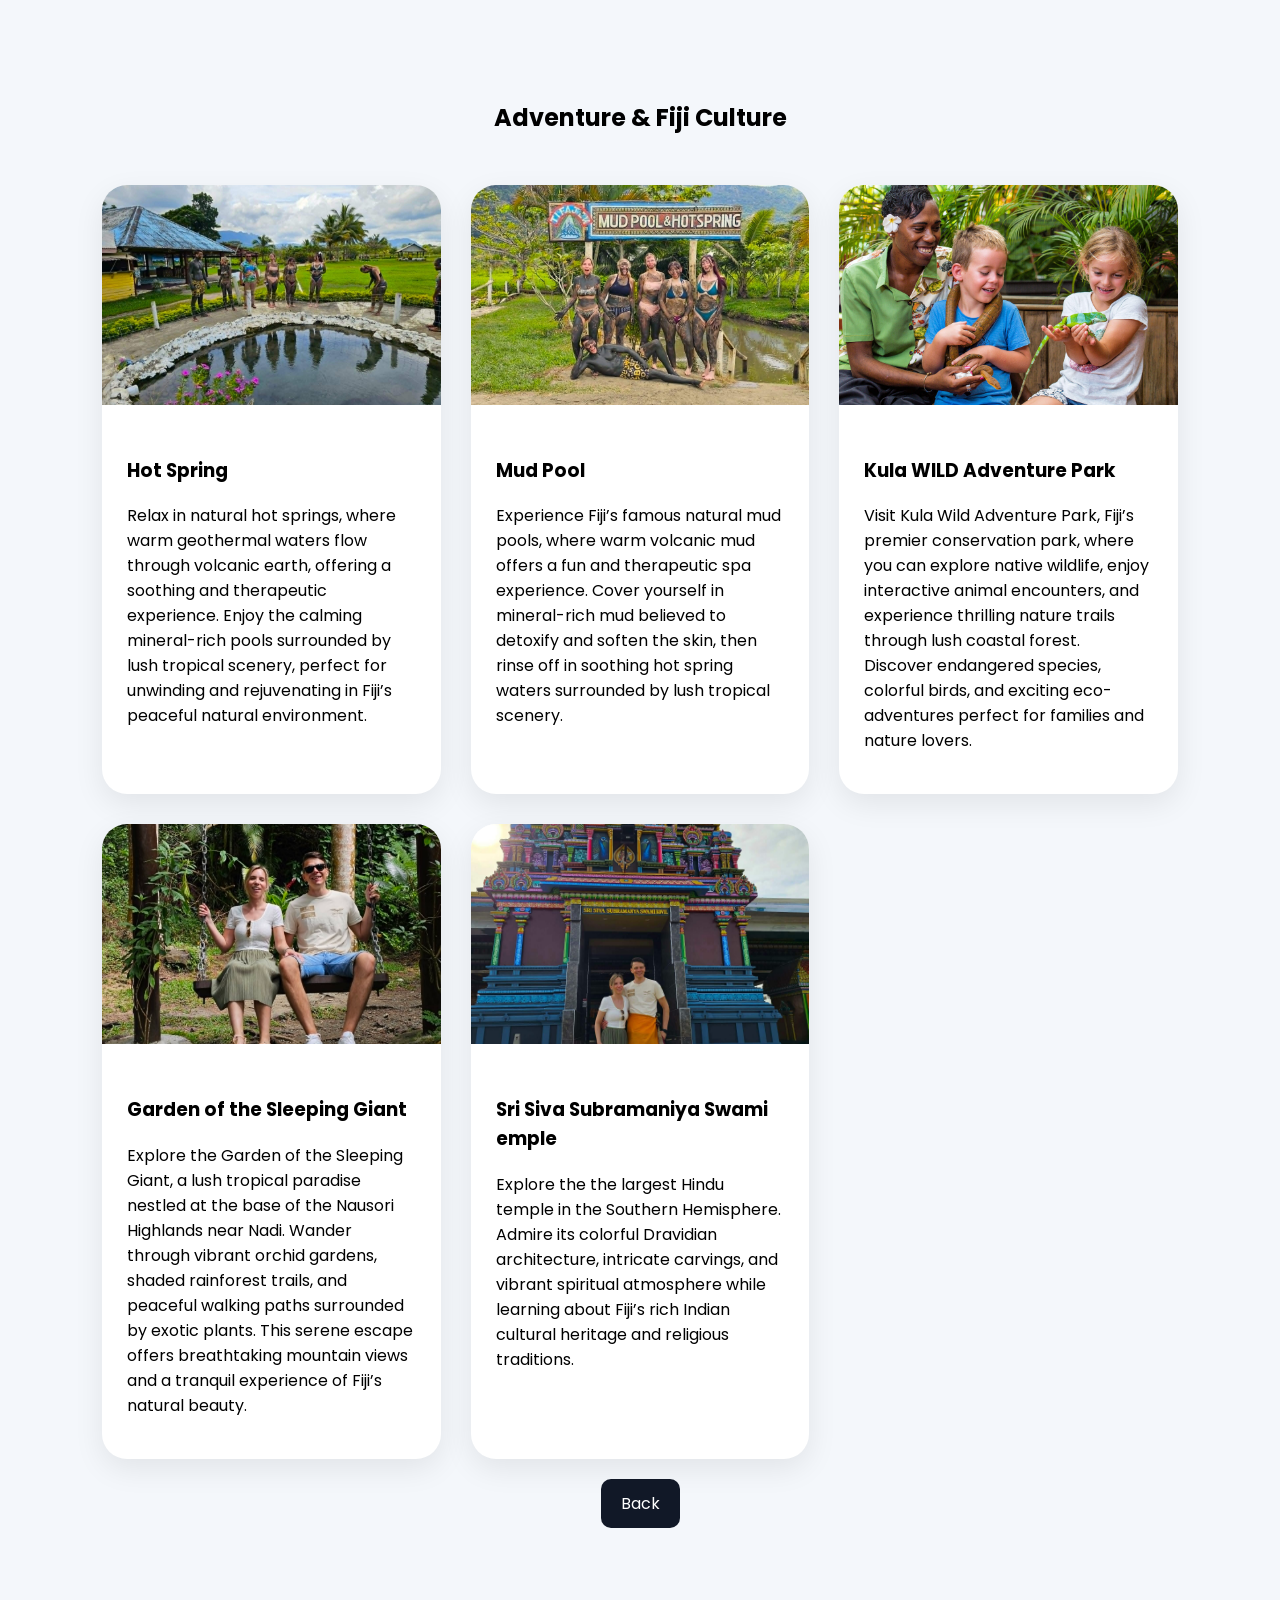
<file: adventure.html>
<!-- ===================================================== -->
<!-- FILE 4: adventure.html -->
<!-- ===================================================== -->

<!DOCTYPE html>
<html>
<head>

<title>Adventure & Fiji Culture Activities</title>

<link href="https://fonts.googleapis.com/css2?family=Poppins:wght@300;400;500;600;700&display=swap" rel="stylesheet">

<style>

body{
    background:#f4f7fb;
    font-family:Poppins,sans-serif;
    margin:0;
}

.section{
    padding:80px 8%;
}

h1{
    text-align:center;
    margin-bottom:50px;
}

.grid{
    display:grid;
    grid-template-columns:repeat(auto-fit,minmax(280px,1fr));
    gap:30px;
}

.card{
    background:#fff;
    border-radius:25px;
    overflow:hidden;
    box-shadow:0 10px 30px rgba(0,0,0,0.08);
}

.card img{
    width:100%;
    height:220px;
    object-fit:cover;
}

.card-content{
    padding:25px;
}

a{
    display:inline-block;
    margin-top:20px;
    text-decoration:none;
    background:#111827;
    color:#fff;
    padding:12px 20px;
    border-radius:10px;
}

</style>
</head>

<body>

<section class="section">

<h1>Adventure & Fiji Culture </h1>

<div class="grid">

<div class="card">

<img src="images/adventure/pic1.jpg"">

<div class="card-content">

<h3>Hot Spring</h3>

<p>Relax in natural hot springs, where warm geothermal waters flow through volcanic earth, offering a soothing and therapeutic experience. Enjoy the calming mineral-rich pools surrounded by lush tropical scenery, perfect for unwinding and rejuvenating in Fiji’s peaceful natural environment.</p>



</div>
</div>

<div class="card">

<img src="images/adventure/pic2.jpg">

<div class="card-content">

<h3>Mud Pool</h3>

<p>Experience Fiji’s famous natural mud pools, where warm volcanic mud offers a fun and therapeutic spa experience. Cover yourself in mineral-rich mud believed to detoxify and soften the skin, then rinse off in soothing hot spring waters surrounded by lush tropical scenery.</p>



</div>
</div>


<div class="card">

<img src="images/adventure/pic3.jpg">

<div class="card-content">

<h3>Kula WILD Adventure Park</h3>

<p>Visit Kula Wild Adventure Park, Fiji’s premier conservation park, where you can explore native wildlife, enjoy interactive animal encounters, and experience thrilling nature trails through lush coastal forest. Discover endangered species, colorful birds, and exciting eco-adventures perfect for families and nature lovers.</p>



</div>
</div>


<div class="card">

<img src="images/adventure/pic5.jpg">

<div class="card-content">

<h3>Garden of the Sleeping Giant</h3>

<p>Explore the Garden of the Sleeping Giant, a lush tropical paradise nestled at the base of the Nausori Highlands near Nadi. Wander through vibrant orchid gardens, shaded rainforest trails, and peaceful walking paths surrounded by exotic plants. This serene escape offers breathtaking mountain views and a tranquil experience of Fiji’s natural beauty.</p>



</div>
</div>


<div class="card">

<img src="images/adventure/pic6.jpg">

<div class="card-content">

<h3>Sri Siva Subramaniya Swami emple</h3>

<p>Explore the the largest Hindu temple in the Southern Hemisphere. Admire its colorful Dravidian architecture, intricate carvings, and vibrant spiritual atmosphere while learning about Fiji’s rich Indian cultural heritage and religious traditions.</p>



</div>
</div>



</div>
<center><a href="content.html">Back</a></center>
</section>

</body>
</html>
</file>
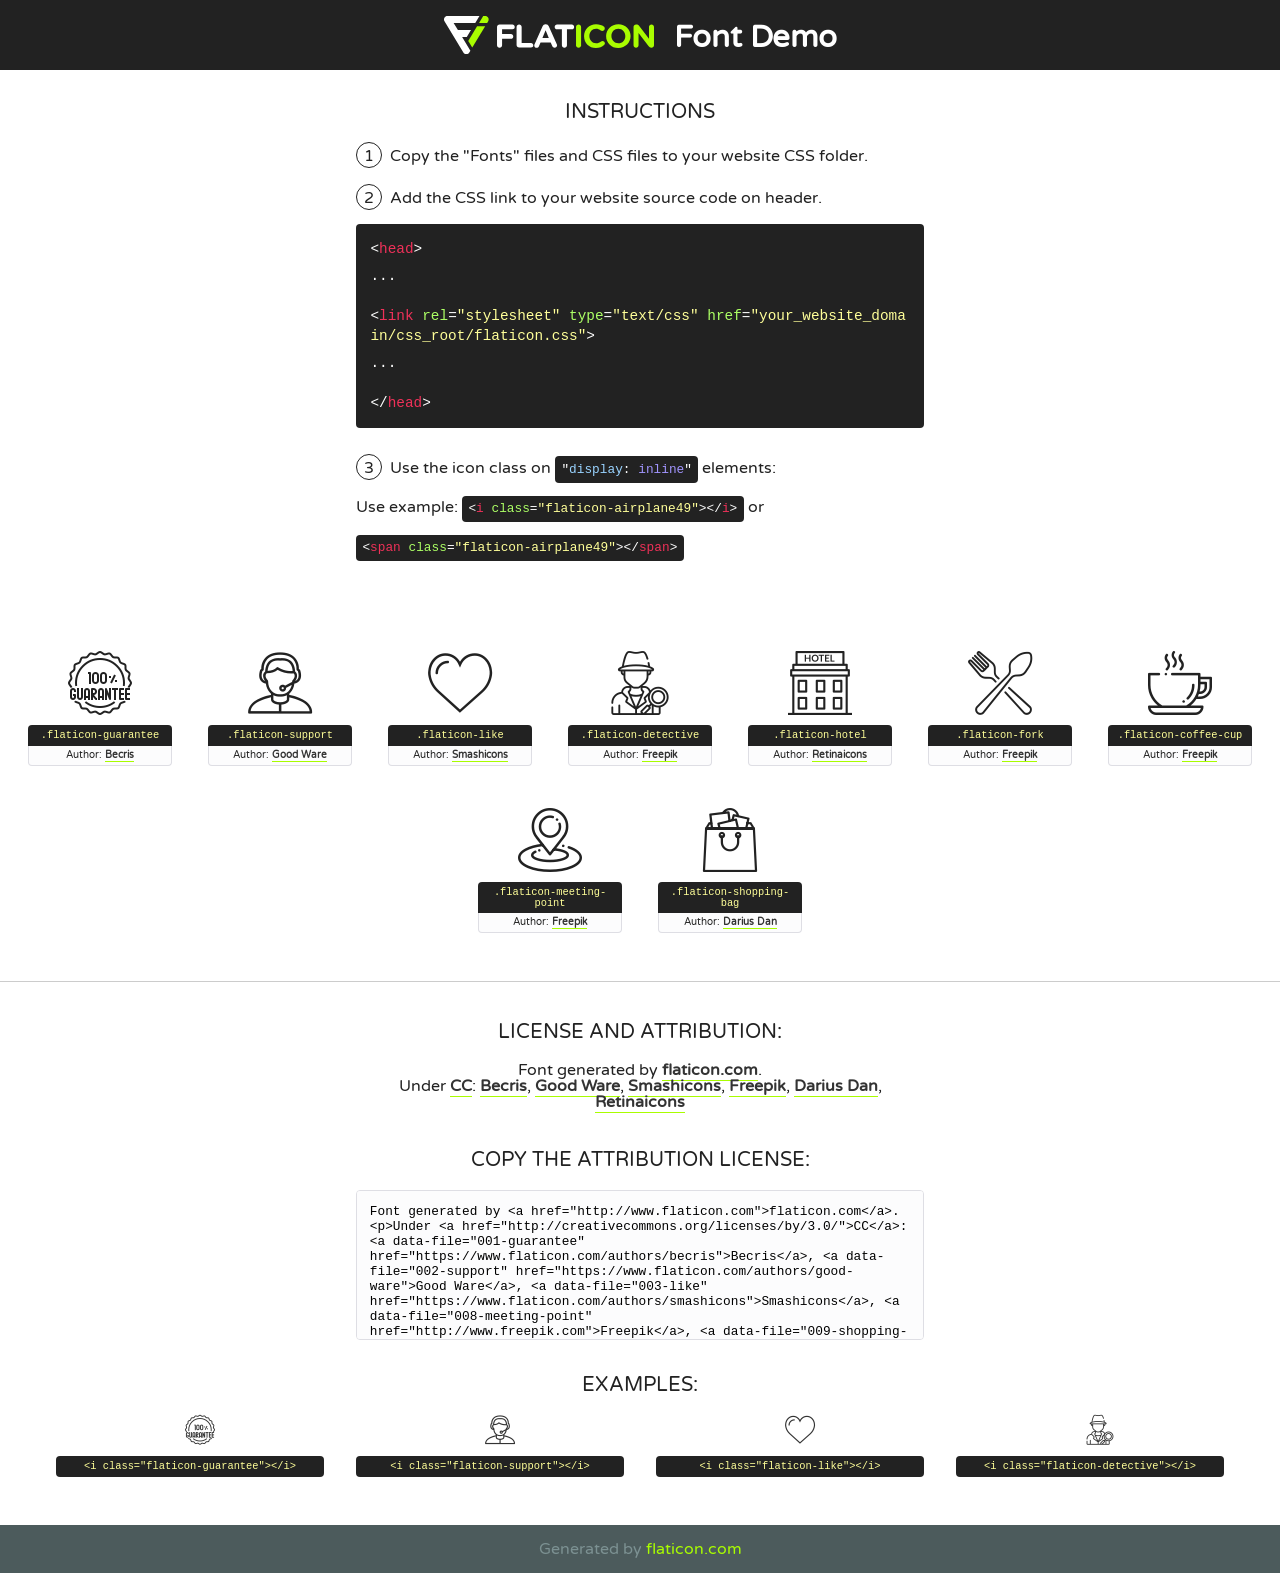
<file: fonts/flaticon/font/flaticon.html>
<!DOCTYPE html>
<!--
  Flaticon icon font: Flaticon
  Creation date: 13/08/2018 10:00
-->
<html>
<!DOCTYPE html>
<html>

<head>
    <title>Flaticon WebFont</title>
    <link href="http://fonts.googleapis.com/css?family=Varela+Round" rel="stylesheet" type="text/css" />
    <link rel="stylesheet" type="text/css" href="flaticon.css">
    <meta charset="UTF-8">
    <style>
    html, body, div, span, applet, object, iframe,
    h1, h2, h3, h4, h5, h6, p, blockquote, pre,
    a, abbr, acronym, address, big, cite, code,
    del, dfn, em, img, ins, kbd, q, s, samp,
    small, strike, strong, sub, sup, tt, var,
    b, u, i, center,
    dl, dt, dd, ol, ul, li,
    fieldset, form, label, legend,
    table, caption, tbody, tfoot, thead, tr, th, td,
    article, aside, canvas, details, embed, 
    figure, figcaption, footer, header, hgroup, 
    menu, nav, output, ruby, section, summary,
    time, mark, audio, video {
        margin: 0;
        padding: 0;
        border: 0;
        font-size: 100%;
        font: inherit;
        vertical-align: baseline;
    }
    /* HTML5 display-role reset for older browsers */
    article, aside, details, figcaption, figure, 
    footer, header, hgroup, menu, nav, section {
        display: block;
    }
    body {
        line-height: 1;
    }
    ol, ul {
        list-style: none;
    }
    blockquote, q {
        quotes: none;
    }
    blockquote:before, blockquote:after,
    q:before, q:after {
        content: '';
        content: none;
    }
    table {
        border-collapse: collapse;
        border-spacing: 0;
    }
    body {
        font-family: 'Varela Round', Helvetica, Arial, sans-serif;
        font-size: 16px;
        color: #222;
    }
    a {
        color: #333;
        border-bottom: 1px solid #a9fd00;
        font-weight: bold;
        text-decoration: none;
    }
    * {
        -moz-box-sizing: border-box;
        -webkit-box-sizing: border-box;
        box-sizing: border-box;
        margin: 0;
        padding: 0;
    }
    [class^="flaticon-"]:before, [class*=" flaticon-"]:before, [class^="flaticon-"]:after, [class*=" flaticon-"]:after {
        font-family: Flaticon;
        font-size: 30px;
        font-style: normal;
        margin-left: 20px;
        color: #333;
    }
    .wrapper {
        max-width: 600px;
        margin: auto;
        padding: 0 1em;
    }
    .title {
        font-size: 1.25em;
        text-align: center;
        margin-bottom: 1em;
        text-transform: uppercase;
    }
    header {
        text-align: center;
        background-color: #222;
        color: #fff;
        padding: 1em;
    }
    header .logo {
        width: 210px;
        height: 38px;
        display: inline-block;
        vertical-align: middle;
        margin-right: 1em;
        border: none;
    }
    header strong {
        font-size: 1.95em;
        font-weight: bold;
        vertical-align: middle;
        margin-top: 5px;
        display: inline-block;
    }
    .demo {
        margin: 2em auto;
        line-height: 1.25em;
    }
    .demo ul li {
        margin-bottom: 1em;
    }
    .demo ul li .num {
        color: #222;
        border-radius: 20px;
        display: inline-block;
        width: 26px;
        padding: 3px;
        height: 26px;
        text-align: center;
        margin-right: 0.5em;
        border: 1px solid #222;
    }
    .demo ul li code {
        background-color: #222;
        border-radius: 4px;
        padding: 0.25em 0.5em;
        display: inline-block;
        color: #fff;
        font-family: Consolas,Monaco,Lucida Console,Liberation Mono,DejaVu Sans Mono,Bitstream Vera Sans Mono,Courier New, monospace;
        font-weight: lighter;
        margin-top: 1em;
        font-size: 0.8em;
        word-break: break-all;
    }
    .demo ul li code.big {
        padding: 1em;
        font-size: 0.9em;
    }
    .demo ul li code .red {
        color: #EF3159;
    }
    .demo ul li code .green {
        color: #ACFF65;
    }
    .demo ul li code .yellow {
        color: #FFFF99;
    }
    .demo ul li code .blue {
        color: #99D3FF;
    }
    .demo ul li code .purple {
        color: #A295FF;
    }
    .demo ul li code .dots {
        margin-top: 0.5em;
        display: block;
    }
    #glyphs {
        border-bottom: 1px solid #ccc;
        padding: 2em 0;
        text-align: center;
    }
    .glyph {
        display: inline-block;
        width: 9em;
        margin: 1em;
        text-align: center;
        vertical-align: top;
        background: #FFF;
    }
    .glyph .glyph-icon {
        padding: 10px;
        display: block;
        font-family:"Flaticon";
        font-size: 64px;
        line-height: 1;
    }
    .glyph .glyph-icon:before {
        font-size: 64px;
        color: #222;
        margin-left: 0;
    }
    .class-name {
        font-size: 0.65em;
        background-color: #222;
        color: #fff;
        border-radius: 4px 4px 0 0;
        padding: 0.5em;
        color: #FFFF99;
        font-family: Consolas,Monaco,Lucida Console,Liberation Mono,DejaVu Sans Mono,Bitstream Vera Sans Mono,Courier New, monospace;
    }
    .author-name {
        font-size: 0.6em;
        background-color: #fcfcfd;
        border: 1px solid #DEDEE4;
        border-top: 0;
        border-radius: 0 0 4px 4px;
        padding: 0.5em;
    }
    .class-name:last-child {
        font-size: 10px;
        color:#888;
    }
    .class-name:last-child a {
        font-size: 10px;
        color:#555;
    }
    .class-name:last-child a:hover {
        color:#a9fd00;
    }
    .glyph > input {
        display: block;
        width: 100px;
        margin: 5px auto;
        text-align: center;
        font-size: 12px;
        cursor: text;
    }
    .glyph > input.icon-input {
        font-family:"Flaticon";
        font-size: 16px;
        margin-bottom: 10px;
    }
    .attribution .title {
        margin-top: 2em;
    }
    .attribution textarea {
        background-color: #fcfcfd;
        padding: 1em;
        border: none;
        box-shadow: none;
        border: 1px solid #DEDEE4;
        border-radius: 4px;
        resize: none;
        width: 100%;
        height: 150px;
        font-size: 0.8em;
        font-family: Consolas,Monaco,Lucida Console,Liberation Mono,DejaVu Sans Mono,Bitstream Vera Sans Mono,Courier New, monospace;
        -webkit-appearance: none;
    }
    .iconsuse {
        margin: 2em auto;
        text-align: center;
        max-width: 1200px;
    }
    .iconsuse:after {
        content: '';
        display: table;
        clear: both;
    }
    .iconsuse .image {
        float: left;
        width: 25%;
        padding: 0 1em;
    }
    .iconsuse .image p {
        margin-bottom: 1em;
    }
    .iconsuse .image span {
        display: block;
        font-size: 0.65em;
        background-color: #222;
        color: #fff;
        border-radius: 4px;
        padding: 0.5em;
        color: #FFFF99;
        margin-top: 1em;
        font-family: Consolas,Monaco,Lucida Console,Liberation Mono,DejaVu Sans Mono,Bitstream Vera Sans Mono,Courier New, monospace;
    }
    #footer {
        text-align: center;
        background-color: #4C5B5C;
        color: #7c9192;
        padding: 1em;
    }
    #footer a {
        border: none;
        color: #a9fd00;
        font-weight: normal;
    }
    @media (max-width: 960px) {
        .iconsuse .image {
            width: 50%;
        }
    }
    @media (max-width: 560px) {
        .iconsuse .image {
            width: 100%;
        }
    }
    </style>
</head>

<body class="characters-off">

    <header>
        <a href="http://www.flaticon.com" target="_blank" class="logo">
            <svg version="1.1" xmlns="http://www.w3.org/2000/svg" xmlns:xlink="http://www.w3.org/1999/xlink" xmlns:a="http://ns.adobe.com/AdobeSVGViewerExtensions/3.0/" viewBox="0 0 560.875 102.036" enable-background="new 0 0 560.875 102.036" xml:space="preserve">
                <defs>
                </defs>
                <g>
                    <g class="letters">
                        <path fill="#ffffff" d="M141.596,29.675c0-3.777,2.985-6.767,6.764-6.767h34.438c3.426,0,6.15,2.728,6.15,6.15
                        c0,3.43-2.724,6.149-6.15,6.149h-27.674v13.091h23.719c3.429,0,6.151,2.724,6.151,6.15c0,3.43-2.723,6.149-6.151,6.149h-23.719
                        v17.574c0,3.773-2.986,6.761-6.764,6.761c-3.779,0-6.764-2.989-6.764-6.761V29.675z"></path>
                        <path fill="#ffffff" d="M193.844,29.149c0-3.781,2.985-6.767,6.764-6.767c3.776,0,6.763,2.985,6.763,6.767v42.957h25.039
                        c3.426,0,6.149,2.726,6.149,6.153c0,3.425-2.723,6.15-6.149,6.15h-31.802c-3.779,0-6.764-2.986-6.764-6.768V29.149z"></path>
                        <path fill="#ffffff" d="M241.891,75.71l21.438-48.407c1.492-3.341,4.215-5.357,7.906-5.357h0.792
                        c3.686,0,6.323,2.017,7.815,5.357l21.439,48.407c0.436,0.967,0.701,1.845,0.701,2.723c0,3.602-2.809,6.501-6.414,6.501
                        c-3.161,0-5.269-1.845-6.499-4.655l-4.132-9.661h-27.059l-4.301,10.102c-1.144,2.631-3.426,4.214-6.237,4.214
                        c-3.517,0-6.24-2.81-6.24-6.325C241.1,77.64,241.451,76.677,241.891,75.71z M279.932,58.666l-8.521-20.297l-8.526,20.297H279.932
                        z"></path>
                        <path fill="#ffffff" d="M314.864,35.387H301.86c-3.429,0-6.239-2.813-6.239-6.238c0-3.429,2.811-6.24,6.239-6.24h39.533
                        c3.426,0,6.237,2.811,6.237,6.24c0,3.425-2.811,6.238-6.237,6.238h-13.001v42.785c0,3.773-2.99,6.761-6.764,6.761
                        c-3.779,0-6.764-2.989-6.764-6.761V35.387z"></path>
                        <path fill="#A9FD00" d="M352.615,29.149c0-3.781,2.985-6.767,6.767-6.767c3.774,0,6.761,2.985,6.761,6.767v49.024
                        c0,3.773-2.987,6.761-6.761,6.761c-3.781,0-6.767-2.989-6.767-6.761V29.149z"></path>
                        <path fill="#A9FD00" d="M374.132,53.836v-0.179c0-17.481,13.178-31.801,32.065-31.801c9.22,0,15.459,2.458,20.557,6.238
                        c1.402,1.054,2.637,2.985,2.637,5.357c0,3.692-2.985,6.59-6.681,6.59c-1.845,0-3.071-0.702-4.044-1.319
                        c-3.776-2.813-7.729-4.393-12.562-4.393c-10.364,0-17.831,8.611-17.831,19.154v0.173c0,10.542,7.291,19.329,17.831,19.329
                        c5.715,0,9.492-1.756,13.359-4.834c1.049-0.874,2.458-1.491,4.039-1.491c3.429,0,6.325,2.813,6.325,6.236
                        c0,2.106-1.056,3.78-2.282,4.834c-5.539,4.834-12.036,7.733-21.878,7.733C387.572,85.464,374.132,71.493,374.132,53.836z"></path>
                        <path fill="#A9FD00" d="M433.009,53.836v-0.179c0-17.481,13.79-31.801,32.766-31.801c18.981,0,32.592,14.143,32.592,31.628v0.173
                        c0,17.483-13.785,31.807-32.769,31.807C446.625,85.464,433.009,71.32,433.009,53.836z M484.224,53.836v-0.179
                        c0-10.539-7.725-19.326-18.626-19.326c-10.893,0-18.449,8.611-18.449,19.154v0.173c0,10.542,7.73,19.329,18.626,19.329
                        C476.676,72.986,484.224,64.378,484.224,53.836z"></path>
                        <path fill="#A9FD00" d="M506.233,29.321c0-3.774,2.99-6.763,6.767-6.763h1.401c3.252,0,5.183,1.583,7.029,3.953l26.093,34.265
                        V29.059c0-3.692,2.99-6.677,6.681-6.677c3.683,0,6.671,2.985,6.671,6.677v48.934c0,3.78-2.987,6.765-6.764,6.765h-0.436
                        c-3.257,0-5.188-1.581-7.034-3.953l-27.056-35.492v32.944c0,3.687-2.985,6.676-6.678,6.676c-3.683,0-6.673-2.989-6.673-6.676
                        V29.321z"></path>
                    </g>
                    <g class="insignia">
                        <path fill="#ffffff" d="M48.372,56.137h12.517l11.156-18.537H37.186L25.688,18.539h57.825L94.668,0H9.271
                        C5.925,0,2.842,1.801,1.198,4.716c-1.644,2.907-1.593,6.482,0.134,9.343l50.38,83.501c1.678,2.781,4.689,4.476,7.938,4.476
                        c3.246,0,6.257-1.695,7.935-4.476l2.898-4.804L48.372,56.137z"></path>
                        <g class="i">
                            <path fill="#A9FD00" d="M93.575,18.539h0.031v0.004l21.652,0.004l2.705-4.488c1.727-2.861,1.778-6.436,0.133-9.343
                            C116.454,1.801,113.371,0,110.026,0h-5.294L93.575,18.539z"></path>
                            <polygon fill="#A9FD00" points="88.291,27.356 64.725,66.486 75.519,84.404 109.942,27.356"></polygon>
                        </g>
                    </g>
                </g>
            </svg>
        </a>
        <strong>Font Demo</strong>
    </header>


    <section class="demo wrapper">

        <p class="title">Instructions</p>

        <ul>
            <li>
                <span class="num">1</span>Copy the "Fonts" files and CSS files to your website CSS folder.
            </li>
            <li>
                <span class="num">2</span>Add the CSS link to your website source code on header.
                <code class="big">
                    &lt;<span class="red">head</span>&gt;
                    <br/><span class="dots">...</span>
                    <br/>&lt;<span class="red">link</span> <span class="green">rel</span>=<span class="yellow">"stylesheet"</span> <span class="green">type</span>=<span class="yellow">"text/css"</span> <span class="green">href</span>=<span class="yellow">"your_website_domain/css_root/flaticon.css"</span>&gt;
                    <br/><span class="dots">...</span>
                    <br/>&lt;/<span class="red">head</span>&gt;
                </code>
            </li>

            <li>
                <p>
                    <span class="num">3</span>Use the icon class on <code>"<span class="blue">display</span>:<span class="purple"> inline</span>"</code> elements:
                    <br />
                    Use example: <code>&lt;<span class="red">i</span> <span class="green">class</span>=<span class="yellow">&quot;flaticon-airplane49&quot;</span>&gt;&lt;/<span class="red">i</span>&gt;</code> or <code>&lt;<span class="red">span</span> <span class="green">class</span>=<span class="yellow">&quot;flaticon-airplane49&quot;</span>&gt;&lt;/<span class="red">span</span>&gt;</code>
            </li>
        </ul>

    </section>




   <section id="glyphs">          
    
      
        <div class="glyph"><div class="glyph-icon flaticon-guarantee"></div>
            <div class="class-name">.flaticon-guarantee</div>
            <div class="author-name">Author: <a data-file="001-guarantee" href="https://www.flaticon.com/authors/becris">Becris</a> </div> 
        </div>        
        
        <div class="glyph"><div class="glyph-icon flaticon-support"></div>
            <div class="class-name">.flaticon-support</div>
            <div class="author-name">Author: <a data-file="002-support" href="https://www.flaticon.com/authors/good-ware">Good Ware</a> </div> 
        </div>        
        
        <div class="glyph"><div class="glyph-icon flaticon-like"></div>
            <div class="class-name">.flaticon-like</div>
            <div class="author-name">Author: <a data-file="003-like" href="https://www.flaticon.com/authors/smashicons">Smashicons</a> </div> 
        </div>        
        
        <div class="glyph"><div class="glyph-icon flaticon-detective"></div>
            <div class="class-name">.flaticon-detective</div>
            <div class="author-name">Author: <a data-file="004-detective" href="http://www.freepik.com">Freepik</a> </div> 
        </div>        
        
        <div class="glyph"><div class="glyph-icon flaticon-hotel"></div>
            <div class="class-name">.flaticon-hotel</div>
            <div class="author-name">Author: <a data-file="005-hotel" href="https://www.flaticon.com/authors/retinaicons">Retinaicons</a> </div> 
        </div>        
        
        <div class="glyph"><div class="glyph-icon flaticon-fork"></div>
            <div class="class-name">.flaticon-fork</div>
            <div class="author-name">Author: <a data-file="006-fork" href="http://www.freepik.com">Freepik</a> </div> 
        </div>        
        
        <div class="glyph"><div class="glyph-icon flaticon-coffee-cup"></div>
            <div class="class-name">.flaticon-coffee-cup</div>
            <div class="author-name">Author: <a data-file="007-coffee-cup" href="http://www.freepik.com">Freepik</a> </div> 
        </div>        
        
        <div class="glyph"><div class="glyph-icon flaticon-meeting-point"></div>
            <div class="class-name">.flaticon-meeting-point</div>
            <div class="author-name">Author: <a data-file="008-meeting-point" href="http://www.freepik.com">Freepik</a> </div> 
        </div>        
        
        <div class="glyph"><div class="glyph-icon flaticon-shopping-bag"></div>
            <div class="class-name">.flaticon-shopping-bag</div>
            <div class="author-name">Author: <a data-file="009-shopping-bag" href="https://www.flaticon.com/authors/darius-dan">Darius Dan</a> </div> 
        </div>        
        

    </section>



    <section class="attribution wrapper"   style="text-align:center;">

      <div class="title">License and attribution:</div><div class="attrDiv">Font generated by <a href="http://www.flaticon.com">flaticon.com</a>. <div><p>Under <a href="http://creativecommons.org/licenses/by/3.0/">CC</a>: <a data-file="001-guarantee" href="https://www.flaticon.com/authors/becris">Becris</a>, <a data-file="002-support" href="https://www.flaticon.com/authors/good-ware">Good Ware</a>, <a data-file="003-like" href="https://www.flaticon.com/authors/smashicons">Smashicons</a>, <a data-file="008-meeting-point" href="http://www.freepik.com">Freepik</a>, <a data-file="009-shopping-bag" href="https://www.flaticon.com/authors/darius-dan">Darius Dan</a>, <a data-file="005-hotel" href="https://www.flaticon.com/authors/retinaicons">Retinaicons</a></p>  </div>
      </div>
      <div class="title">Copy the Attribution License:</div>

    <textarea onclick="this.focus();this.select();">Font generated by &lt;a href=&quot;http://www.flaticon.com&quot;&gt;flaticon.com&lt;/a&gt;. <p>Under <a href="http://creativecommons.org/licenses/by/3.0/">CC</a>: <a data-file="001-guarantee" href="https://www.flaticon.com/authors/becris">Becris</a>, <a data-file="002-support" href="https://www.flaticon.com/authors/good-ware">Good Ware</a>, <a data-file="003-like" href="https://www.flaticon.com/authors/smashicons">Smashicons</a>, <a data-file="008-meeting-point" href="http://www.freepik.com">Freepik</a>, <a data-file="009-shopping-bag" href="https://www.flaticon.com/authors/darius-dan">Darius Dan</a>, <a data-file="005-hotel" href="https://www.flaticon.com/authors/retinaicons">Retinaicons</a></p>  
     </textarea>

    </section>

    <section class="iconsuse">

          <div class="title">Examples:</div>            
             
            <div class="image">
                <p>
                    <i class="glyph-icon flaticon-guarantee"></i> 
                    <span>&lt;i class=&quot;flaticon-guarantee&quot;&gt;&lt;/i&gt;</span>
                </p>
            </div>
            
            <div class="image">
                <p>
                    <i class="glyph-icon flaticon-support"></i> 
                    <span>&lt;i class=&quot;flaticon-support&quot;&gt;&lt;/i&gt;</span>
                </p>
            </div>
            
            <div class="image">
                <p>
                    <i class="glyph-icon flaticon-like"></i> 
                    <span>&lt;i class=&quot;flaticon-like&quot;&gt;&lt;/i&gt;</span>
                </p>
            </div>
            
            <div class="image">
                <p>
                    <i class="glyph-icon flaticon-detective"></i> 
                    <span>&lt;i class=&quot;flaticon-detective&quot;&gt;&lt;/i&gt;</span>
                </p>
            </div>
                       
        </div>
                            
    </section>

<div id="footer">
    <div>Generated by <a href="http://www.flaticon.com">flaticon.com</a>
    </div>
</div>



</body>
</html>
</file>
<file: fonts/flaticon/font/flaticon.css>
/*
  	Flaticon icon font: Flaticon
  	Creation date: 13/08/2018 10:00
  	*/

@font-face {
  font-family: "Flaticon";
  src: url("./Flaticon.eot");
  src: url("./Flaticon.eot?#iefix") format("embedded-opentype"),
       url("./Flaticon.woff") format("woff"),
       url("./Flaticon.ttf") format("truetype"),
       url("./Flaticon.svg#Flaticon") format("svg");
  font-weight: normal;
  font-style: normal;
}

@media screen and (-webkit-min-device-pixel-ratio:0) {
  @font-face {
    font-family: "Flaticon";
    src: url("./Flaticon.svg#Flaticon") format("svg");
  }
}

[class^="flaticon-"]:before, [class*=" flaticon-"]:before,
[class^="flaticon-"]:after, [class*=" flaticon-"]:after {   
  font-family: Flaticon;
        font-size: 20px;
font-style: normal;
margin-left: 20px;
}

.flaticon-guarantee:before { content: "\f100"; }
.flaticon-support:before { content: "\f101"; }
.flaticon-like:before { content: "\f102"; }
.flaticon-detective:before { content: "\f103"; }
.flaticon-hotel:before { content: "\f104"; }
.flaticon-fork:before { content: "\f105"; }
.flaticon-coffee-cup:before { content: "\f106"; }
.flaticon-meeting-point:before { content: "\f107"; }
.flaticon-shopping-bag:before { content: "\f108"; }
</file>
